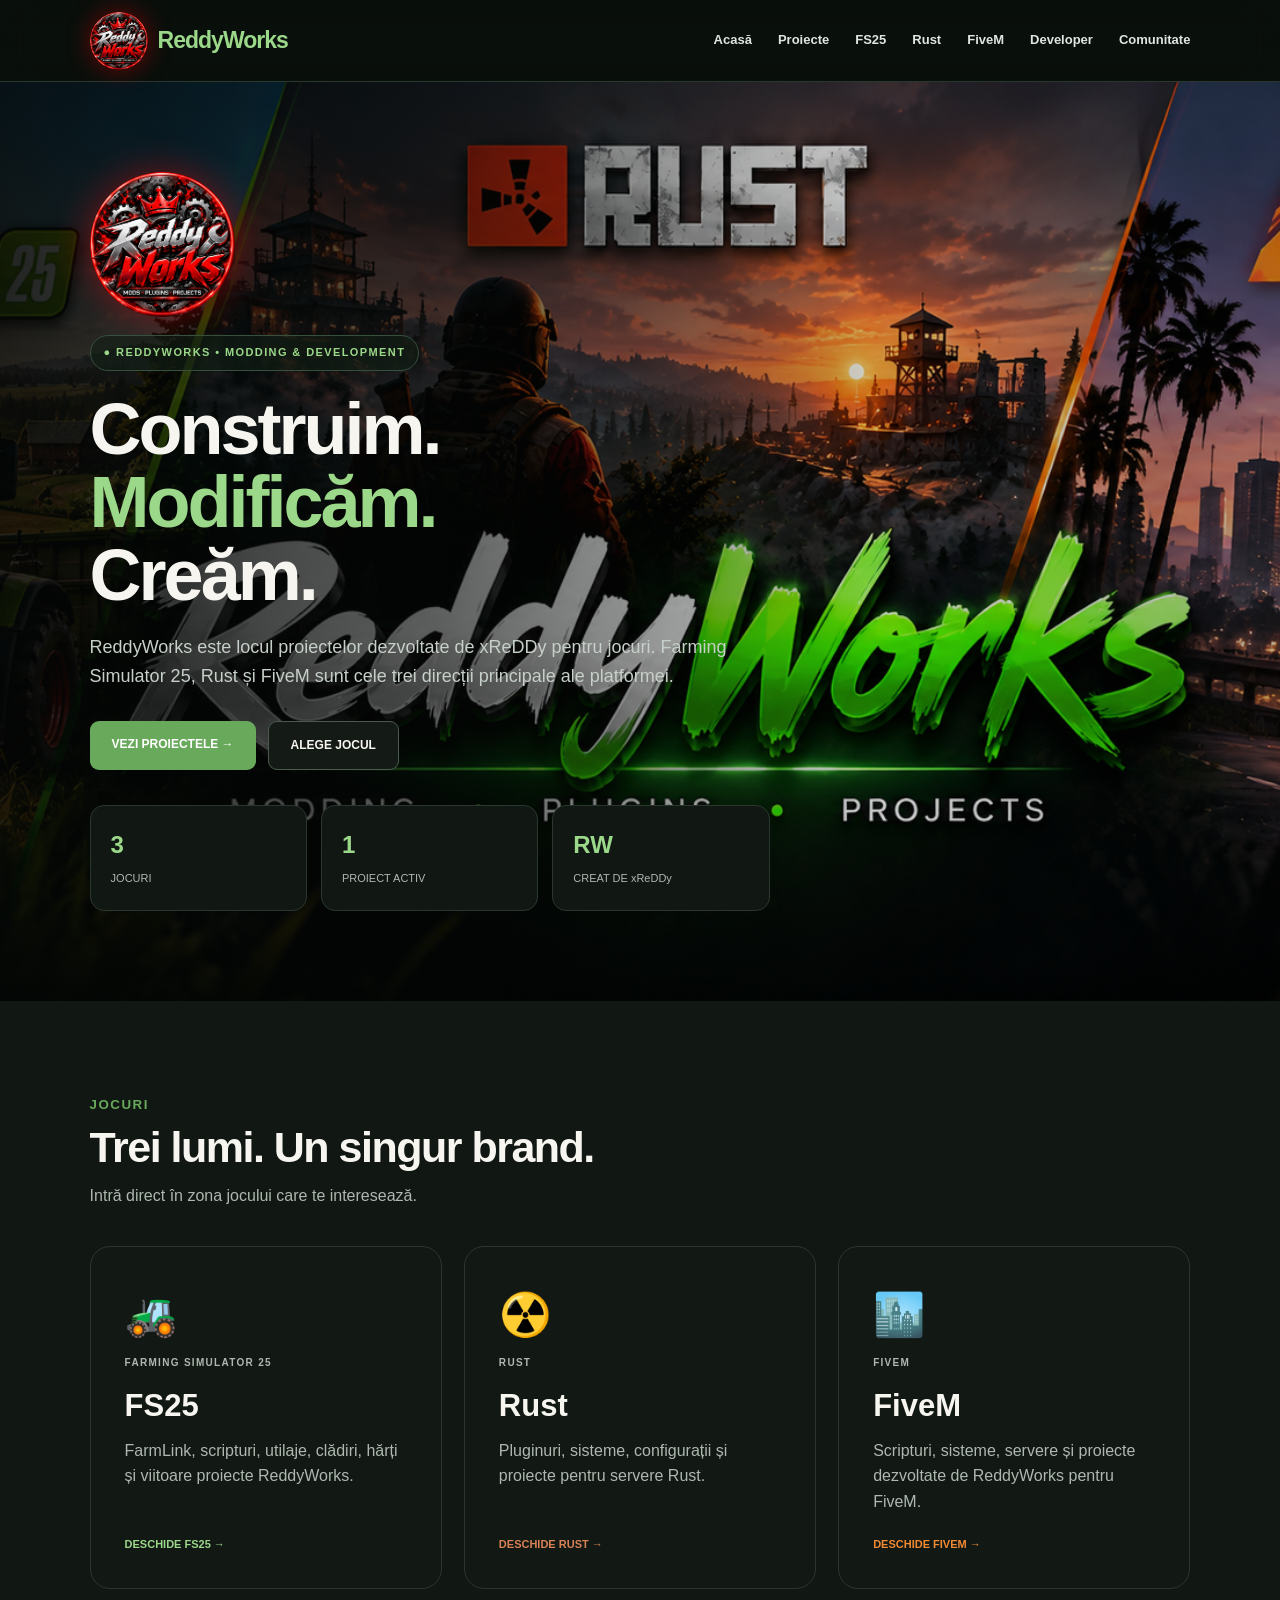
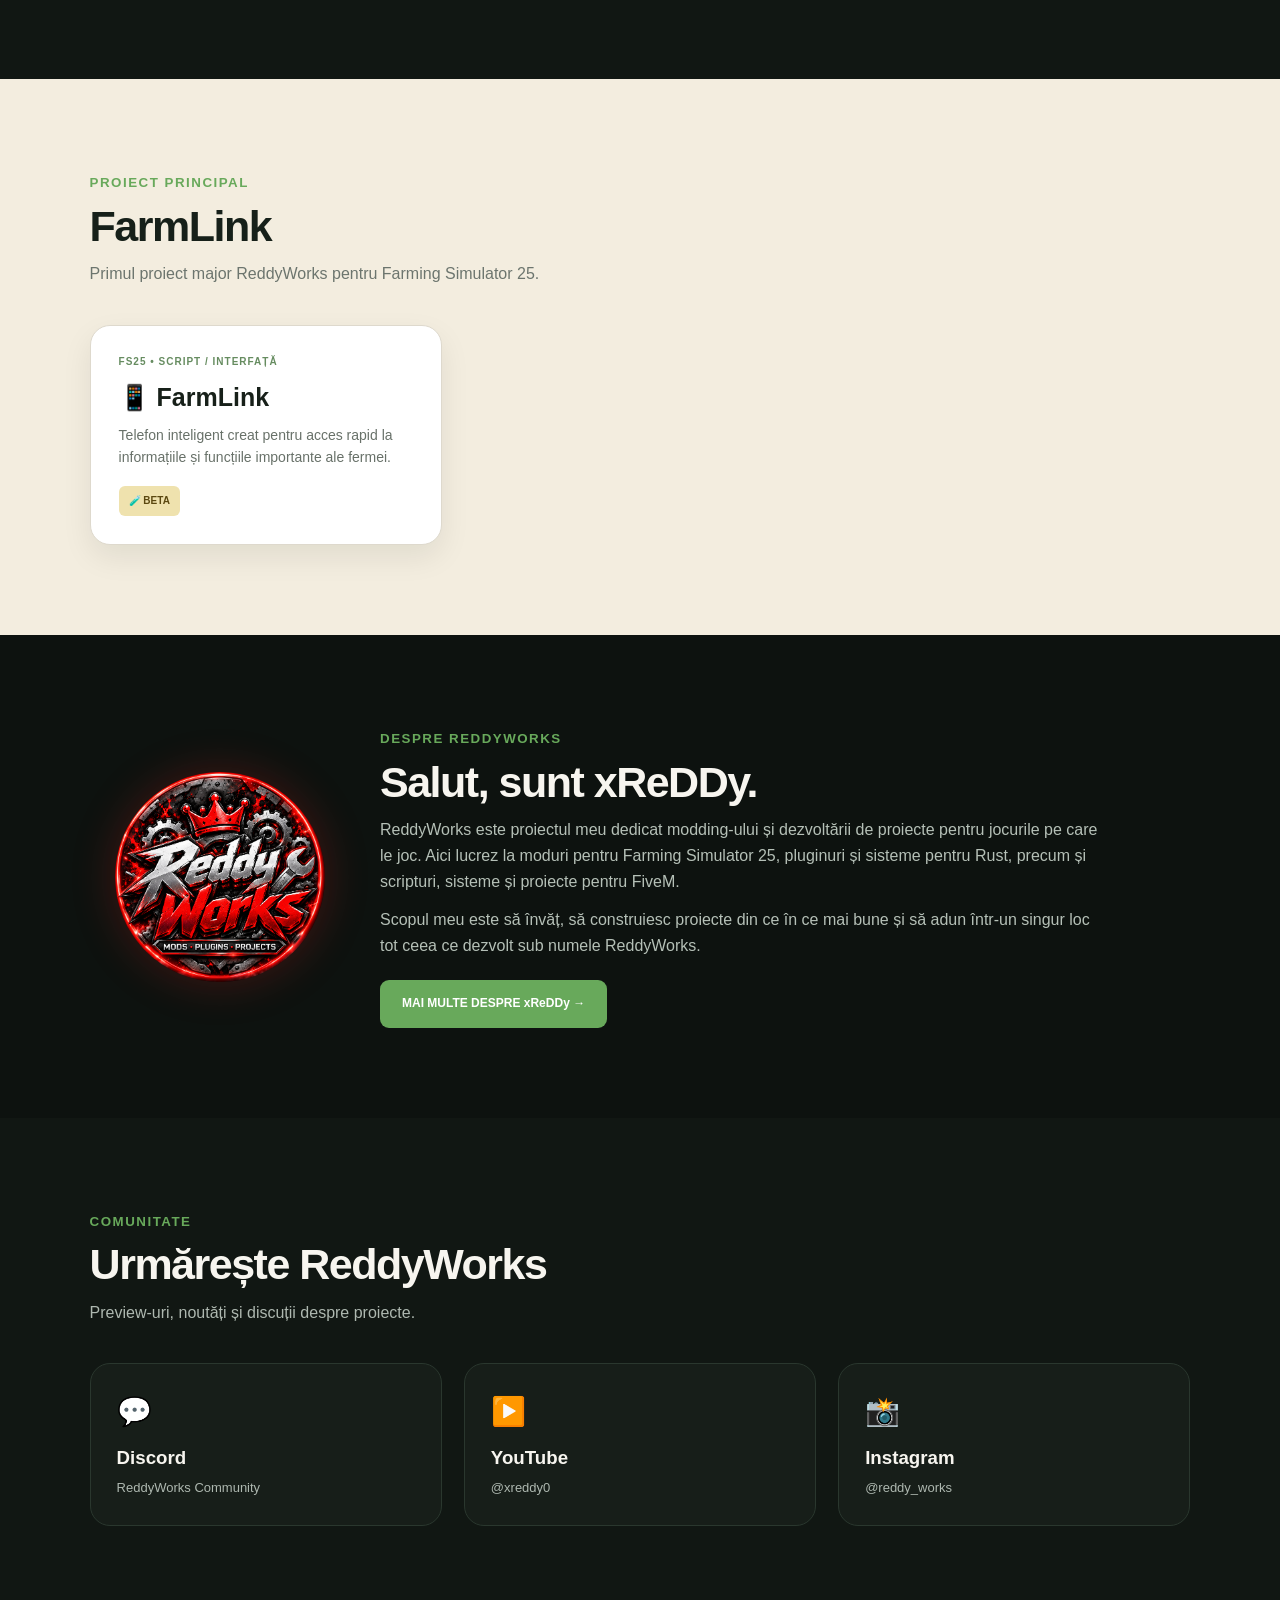
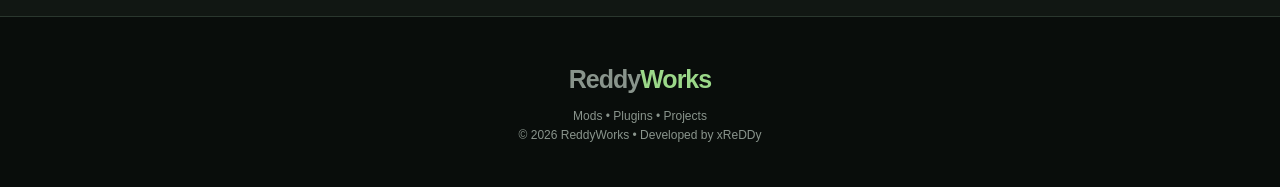
<file: index.html>
<!doctype html><html lang="ro"><head><meta charset="utf-8"><meta name="viewport" content="width=device-width,initial-scale=1"><title>ReddyWorks | Mods, Plugins & Projects</title><link rel="stylesheet" href="style.css"></head><body>
<header class="header">
<a class="logo brand-logo-link" href="index.html"><img src="reddyworks-logo.png" alt="ReddyWorks"><span class="brand-word">Reddy<span>Works</span></span></a>
<nav class="menu">
<a href="index.html">Acasă</a><a href="projects.html">Proiecte</a><a href="fs25.html">FS25</a><a href="rust.html">Rust</a><a href="fivem.html">FiveM</a><a href="developer.html">Developer</a><a href="index.html#comunitate">Comunitate</a>
</nav></header>
<main>
<section class="hero"><div class="hero-content"><img class="hero-brand-logo" src="reddyworks-logo.png" alt="ReddyWorks logo"><div class="eyebrow">● REDDYWORKS • MODDING & DEVELOPMENT</div><h1>Construim.<br><span>Modificăm.</span><br>Creăm.</h1><p>ReddyWorks este locul proiectelor dezvoltate de xReDDy pentru jocuri. Farming Simulator 25, Rust și FiveM sunt cele trei direcții principale ale platformei.</p><div class="actions"><a class="btn btn-primary" href="projects.html">VEZI PROIECTELE →</a><a class="btn btn-secondary" href="#jocuri">ALEGE JOCUL</a></div><div class="stats"><div class="stat"><strong>3</strong><span>JOCURI</span></div><div class="stat"><strong>1</strong><span>PROIECT ACTIV</span></div><div class="stat"><strong>RW</strong><span>CREAT DE xReDDy</span></div></div></div></section>
<section class="section soft" id="jocuri"><div class="section-head"><small>JOCURI</small><h2>Trei lumi. Un singur brand.</h2><p>Intră direct în zona jocului care te interesează.</p></div><div class="game-grid">
<a class="game-card fs" href="fs25.html"><div><div class="game-icon">🚜</div><small>FARMING SIMULATOR 25</small><h3>FS25</h3><p>FarmLink, scripturi, utilaje, clădiri, hărți și viitoare proiecte ReddyWorks.</p></div><div class="go">DESCHIDE FS25 →</div></a>
<a class="game-card rust" href="rust.html"><div><div class="game-icon">☢️</div><small>RUST</small><h3>Rust</h3><p>Pluginuri, sisteme, configurații și proiecte pentru servere Rust.</p></div><div class="go">DESCHIDE RUST →</div></a>
<a class="game-card fivem" href="fivem.html"><div><div class="game-icon">🏙️</div><small>FIVEM</small><h3>FiveM</h3><p>Scripturi, sisteme, servere și proiecte dezvoltate de ReddyWorks pentru FiveM.</p></div><div class="go">DESCHIDE FIVEM →</div></a>
</div></section>
<section class="section light"><div class="section-head"><small>PROIECT PRINCIPAL</small><h2>FarmLink</h2><p>Primul proiect major ReddyWorks pentru Farming Simulator 25.</p></div><div class="project-grid"><a class="project-card" href="farmlink.html"><div class="tag">FS25 • SCRIPT / INTERFAȚĂ</div><h3>📱 FarmLink</h3><p>Telefon inteligent creat pentru acces rapid la informațiile și funcțiile importante ale fermei.</p><span class="status">🧪 BETA</span></a></div></section>

<section class="section about-section" id="despre">
  <div class="about-wrap">
    <img class="about-logo" src="reddyworks-logo.png" alt="ReddyWorks">
    <div>
      <div class="section-head about-head">
        <small>DESPRE REDDYWORKS</small>
        <h2>Salut, sunt xReDDy.</h2>
        <p>ReddyWorks este proiectul meu dedicat modding-ului și dezvoltării de proiecte pentru jocurile pe care le joc. Aici lucrez la moduri pentru Farming Simulator 25, pluginuri și sisteme pentru Rust, precum și scripturi, sisteme și proiecte pentru FiveM.</p>
        <p class="about-extra">Scopul meu este să învăț, să construiesc proiecte din ce în ce mai bune și să adun într-un singur loc tot ceea ce dezvolt sub numele ReddyWorks.</p>
      </div>
      <a class="btn btn-primary" href="developer.html">MAI MULTE DESPRE xReDDy →</a>
    </div>
  </div>
</section>
<section class="section soft" id="comunitate"><div class="section-head"><small>COMUNITATE</small><h2>Urmărește ReddyWorks</h2><p>Preview-uri, noutăți și discuții despre proiecte.</p></div><div class="community-grid">
<a class="community-card" href="https://discord.gg/2gvbgjCmsJ" target="_blank"><div class="ico">💬</div><h3>Discord</h3><p>ReddyWorks Community</p></a>
<a class="community-card" href="https://youtube.com/@xreddy0" target="_blank"><div class="ico">▶️</div><h3>YouTube</h3><p>@xreddy0</p></a>
<a class="community-card" href="https://www.instagram.com/reddy_works/" target="_blank"><div class="ico">📸</div><h3>Instagram</h3><p>@reddy_works</p></a>
</div></section>
</main><footer><a class="logo" href="index.html">Reddy<span>Works</span></a>
<p>Mods • Plugins • Projects</p><p>© 2026 ReddyWorks • Developed by xReDDy</p></footer></body></html>
</file>
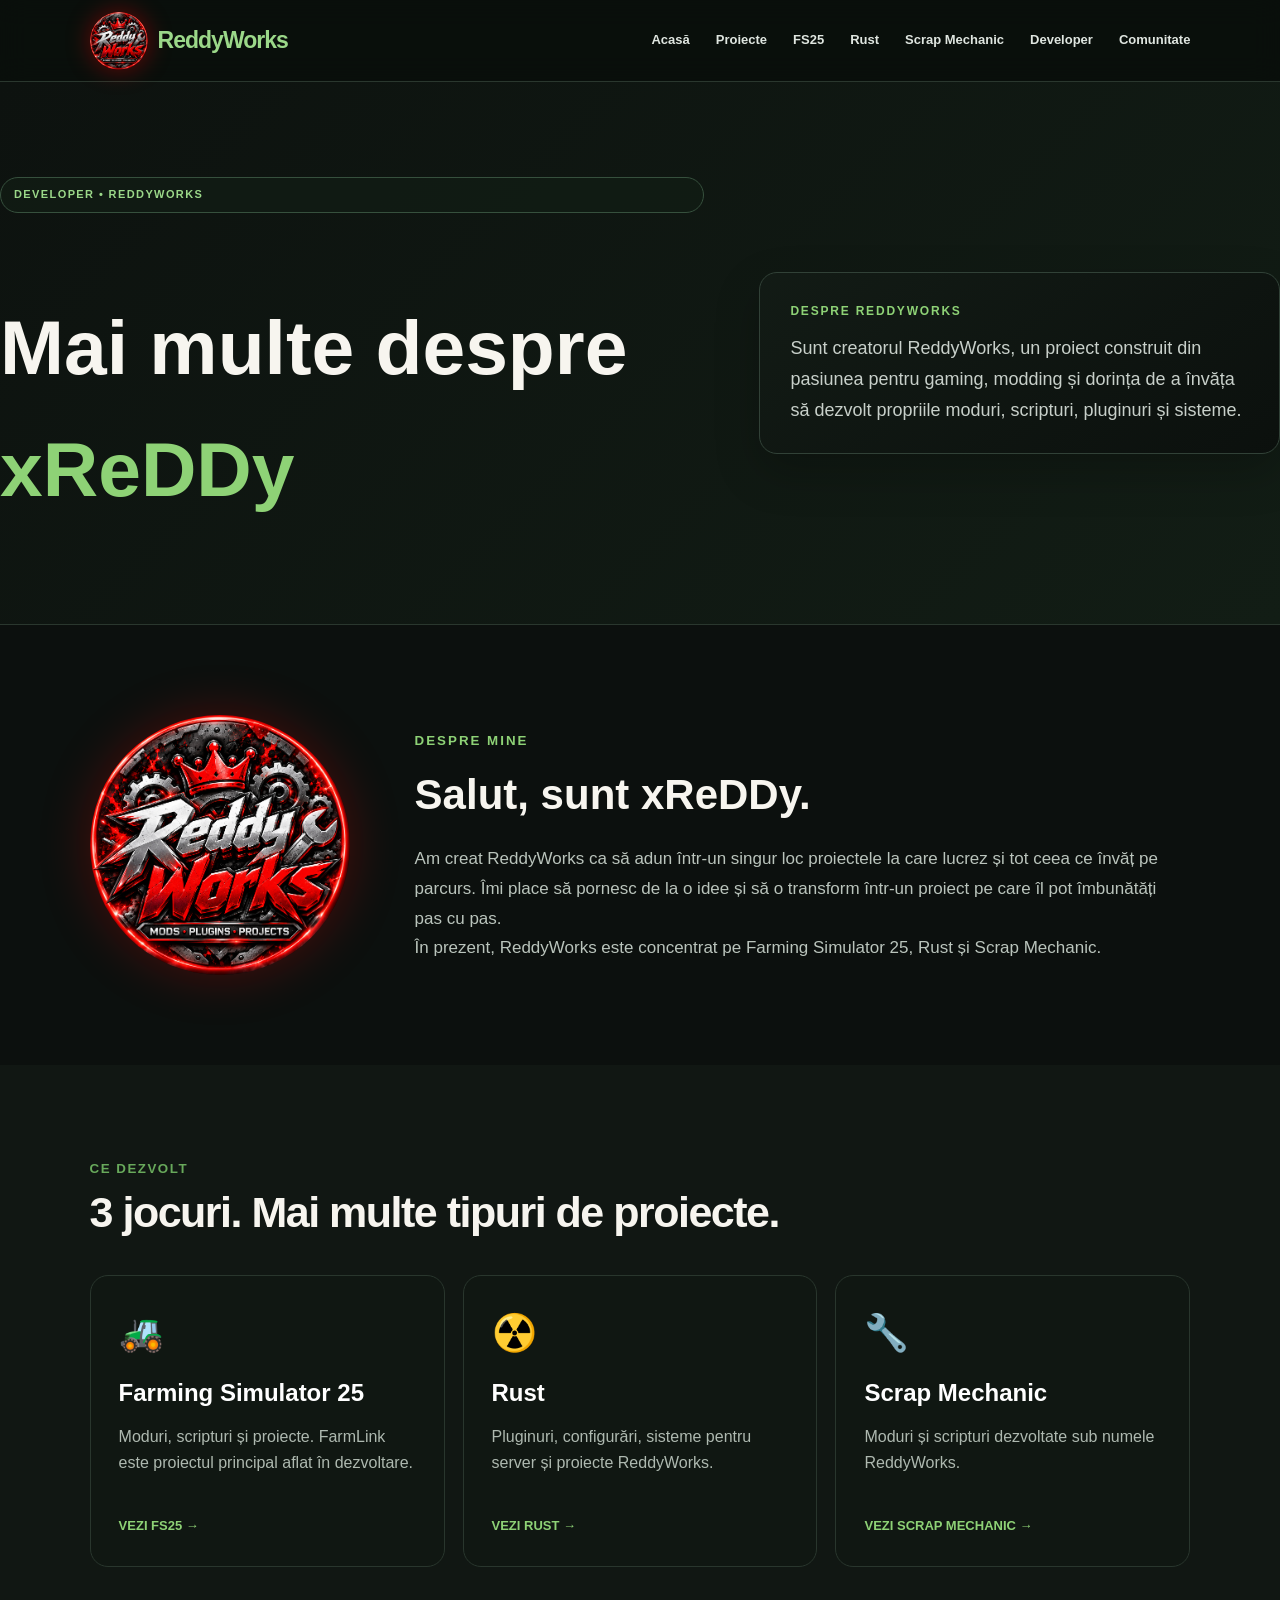
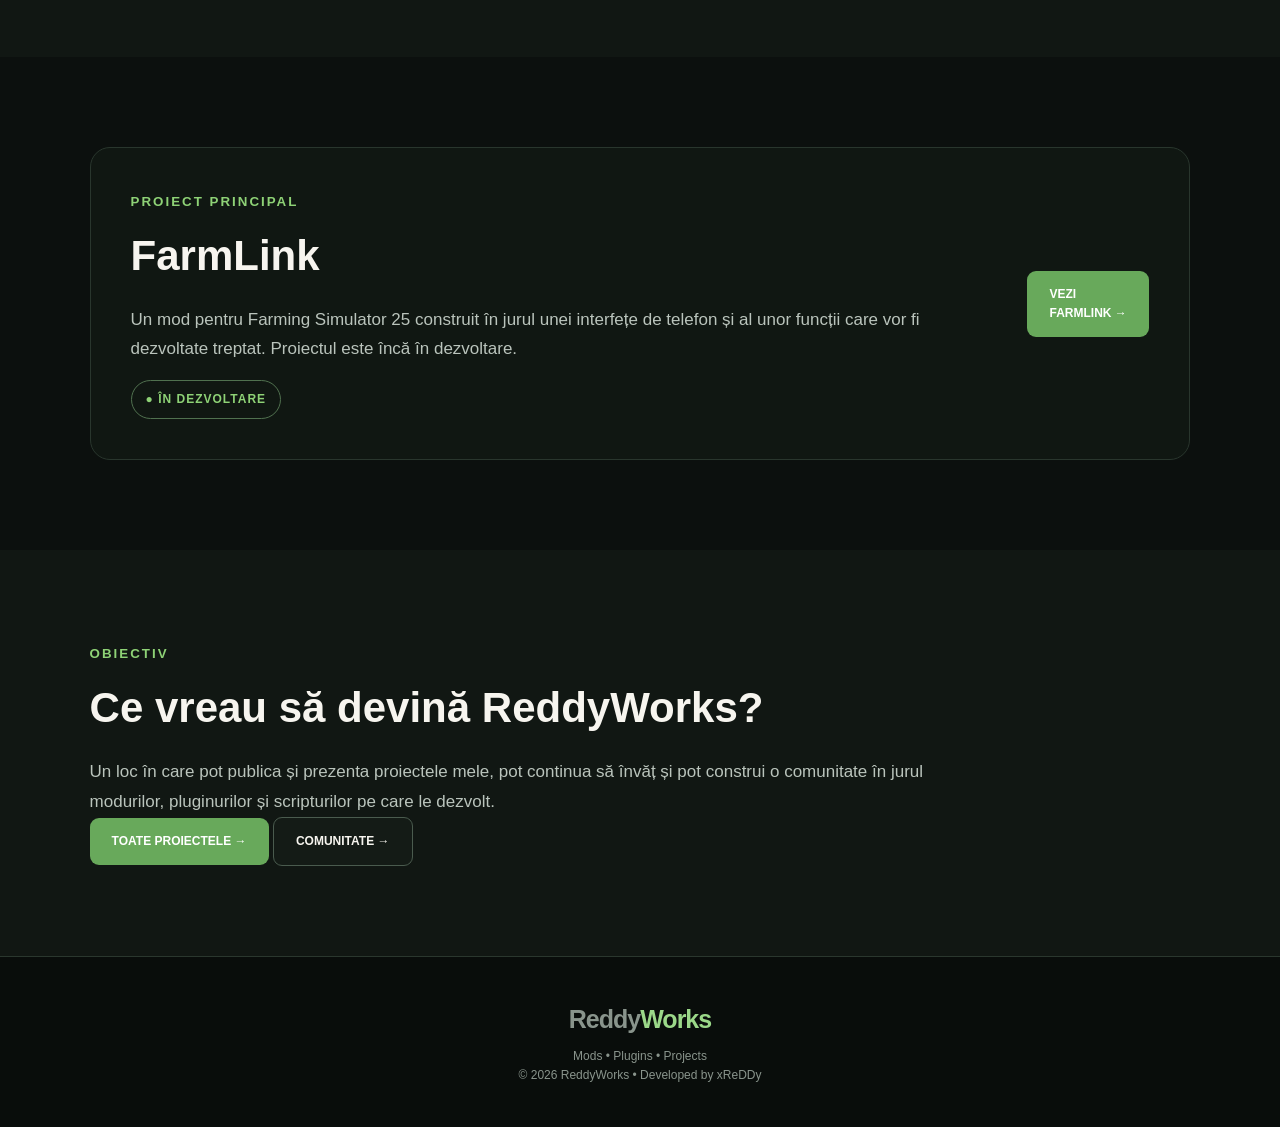
<file: developer.html>
<!doctype html><html lang="ro"><head><meta charset="utf-8"><meta name="viewport" content="width=device-width,initial-scale=1"><title>Developer | ReddyWorks</title><link rel="stylesheet" href="style.css"></head><body><header class="header">
<a class="logo brand-logo-link" href="index.html"><img src="reddyworks-logo.png" alt="ReddyWorks"><span class="brand-word">Reddy<span>Works</span></span></a>
<nav class="menu">
<a href="index.html">Acasă</a><a href="projects.html">Proiecte</a><a href="fs25.html">FS25</a><a href="rust.html">Rust</a><a href="scrapmechanic.html">Scrap Mechanic</a><a href="developer.html">Developer</a><a href="index.html#comunitate">Comunitate</a>
</nav></header>
<main>
  <section class="page-hero developer-hero">
    <div class="container">
      <div class="eyebrow">DEVELOPER • REDDYWORKS</div>
      <h1>Mai multe despre <span>xReDDy</span></h1>
      <p>Sunt creatorul ReddyWorks, un proiect construit din pasiunea pentru gaming, modding și dorința de a învăța să dezvolt propriile moduri, scripturi, pluginuri și sisteme.</p>
    </div>
  </section>

  <section class="section">
    <div class="container dev-profile">
      <img class="dev-big-logo" src="reddyworks-logo.png" alt="Logo ReddyWorks">
      <div>
        <small class="section-label">DESPRE MINE</small>
        <h2>Salut, sunt xReDDy.</h2>
        <p>Am creat ReddyWorks ca să adun într-un singur loc proiectele la care lucrez și tot ceea ce învăț pe parcurs. Îmi place să pornesc de la o idee și să o transform într-un proiect pe care îl pot îmbunătăți pas cu pas.</p>
        <p>În prezent, ReddyWorks este concentrat pe Farming Simulator 25, Rust și Scrap Mechanic.</p>
      </div>
    </div>
  </section>

  <section class="section soft">
    <div class="container">
      <div class="section-head">
        <small>CE DEZVOLT</small>
        <h2>3 jocuri. Mai multe tipuri de proiecte.</h2>
      </div>
      <div class="dev-game-grid">
        <a class="dev-game-card" href="fs25.html">
          <span class="dev-icon">🚜</span>
          <h3>Farming Simulator 25</h3>
          <p>Moduri, scripturi și proiecte. FarmLink este proiectul principal aflat în dezvoltare.</p>
          <strong>VEZI FS25 →</strong>
        </a>
        <a class="dev-game-card rust-card" href="rust.html">
          <span class="dev-icon">☢️</span>
          <h3>Rust</h3>
          <p>Pluginuri, configurări, sisteme pentru server și proiecte ReddyWorks.</p>
          <strong>VEZI RUST →</strong>
        </a>
        <a class="dev-game-card scrap-card" href="scrapmechanic.html">
          <span class="dev-icon">🔧</span>
          <h3>Scrap Mechanic</h3>
          <p>Moduri și scripturi dezvoltate sub numele ReddyWorks.</p>
          <strong>VEZI SCRAP MECHANIC →</strong>
        </a>
      </div>
    </div>
  </section>

  <section class="section">
    <div class="container project-highlight">
      <div>
        <small class="section-label">PROIECT PRINCIPAL</small>
        <h2>FarmLink</h2>
        <p>Un mod pentru Farming Simulator 25 construit în jurul unei interfețe de telefon și al unor funcții care vor fi dezvoltate treptat. Proiectul este încă în dezvoltare.</p>
        <div class="status-pill">● ÎN DEZVOLTARE</div>
      </div>
      <a class="btn btn-primary" href="farmlink.html">VEZI FARMLINK →</a>
    </div>
  </section>

  <section class="section soft">
    <div class="container rw-goal">
      <small class="section-label">OBIECTIV</small>
      <h2>Ce vreau să devină ReddyWorks?</h2>
      <p>Un loc în care pot publica și prezenta proiectele mele, pot continua să învăț și pot construi o comunitate în jurul modurilor, pluginurilor și scripturilor pe care le dezvolt.</p>
      <div class="hero-actions">
        <a class="btn btn-primary" href="projects.html">TOATE PROIECTELE →</a>
        <a class="btn btn-secondary" href="index.html#comunitate">COMUNITATE →</a>
      </div>
    </div>
  </section>
</main><footer><a class="logo" href="index.html">Reddy<span>Works</span></a>
<p>Mods • Plugins • Projects</p><p>© 2026 ReddyWorks • Developed by xReDDy</p></footer></body></html>
</file>
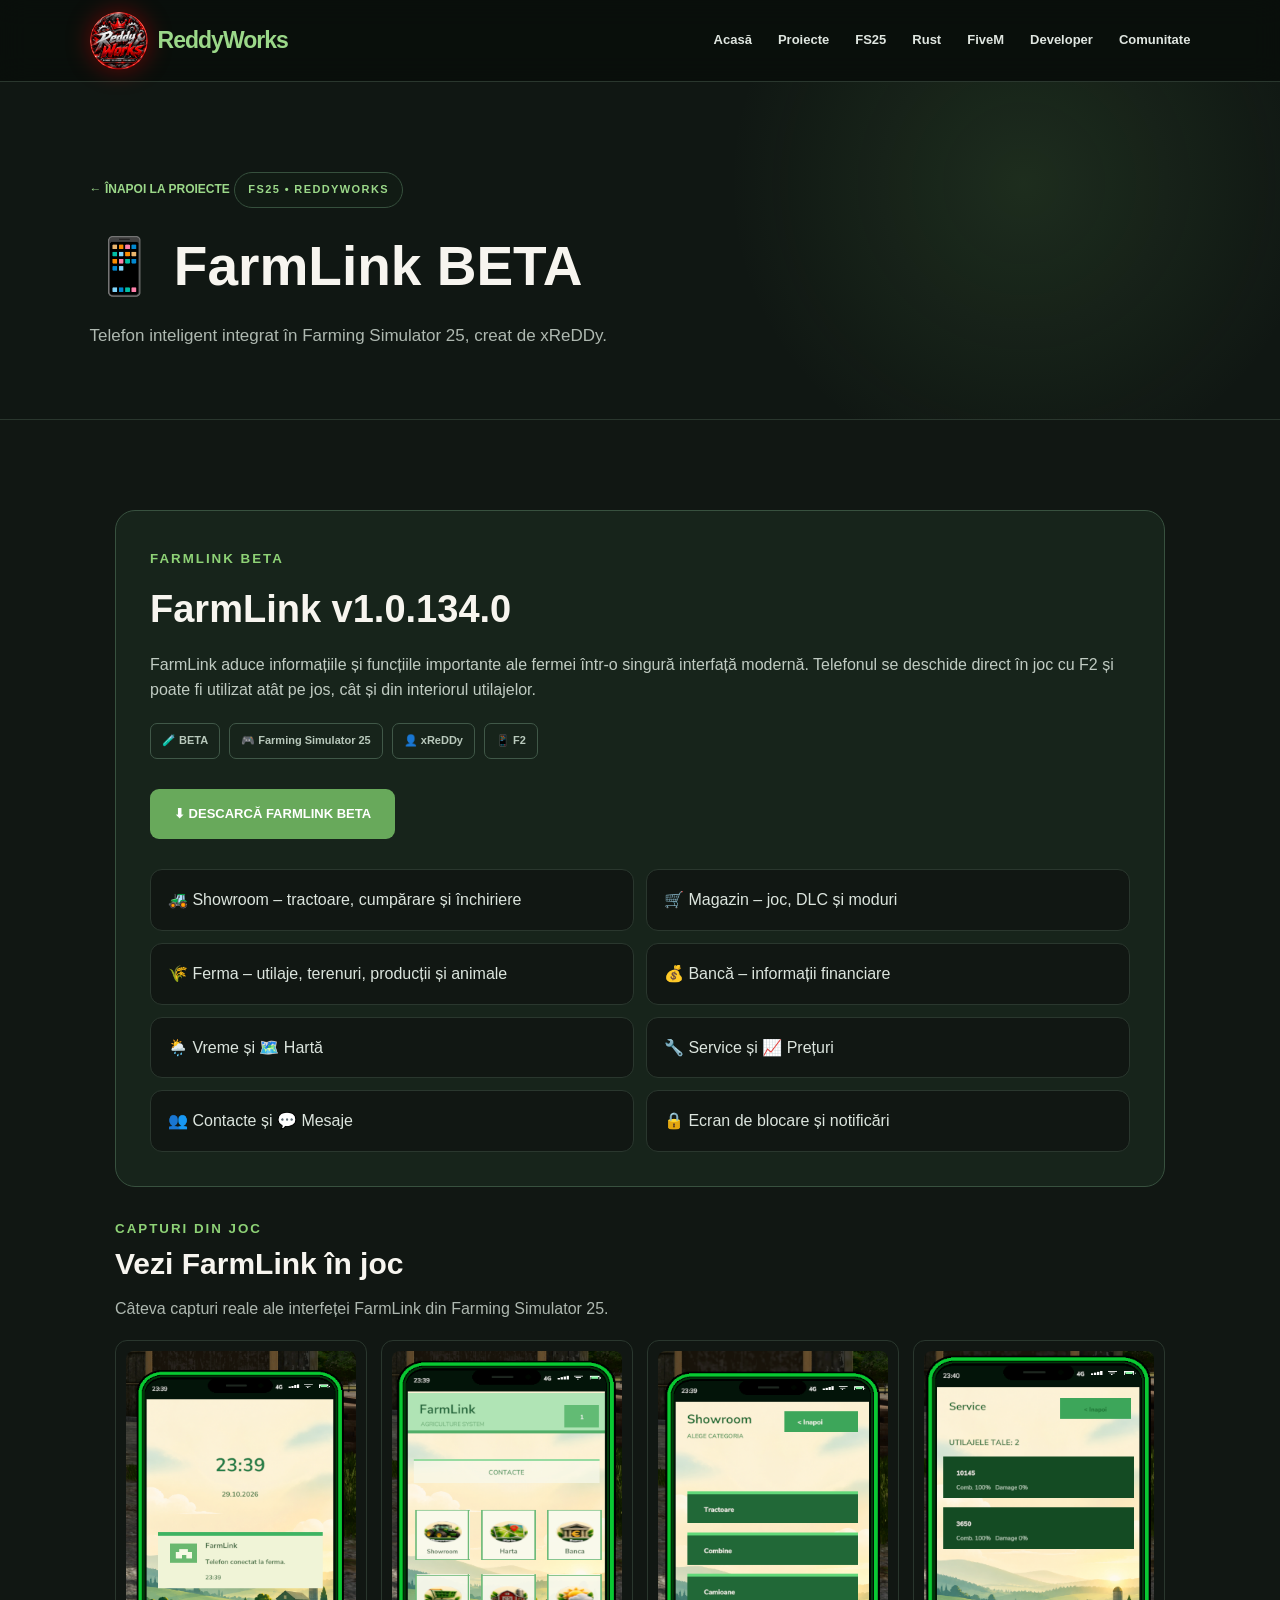
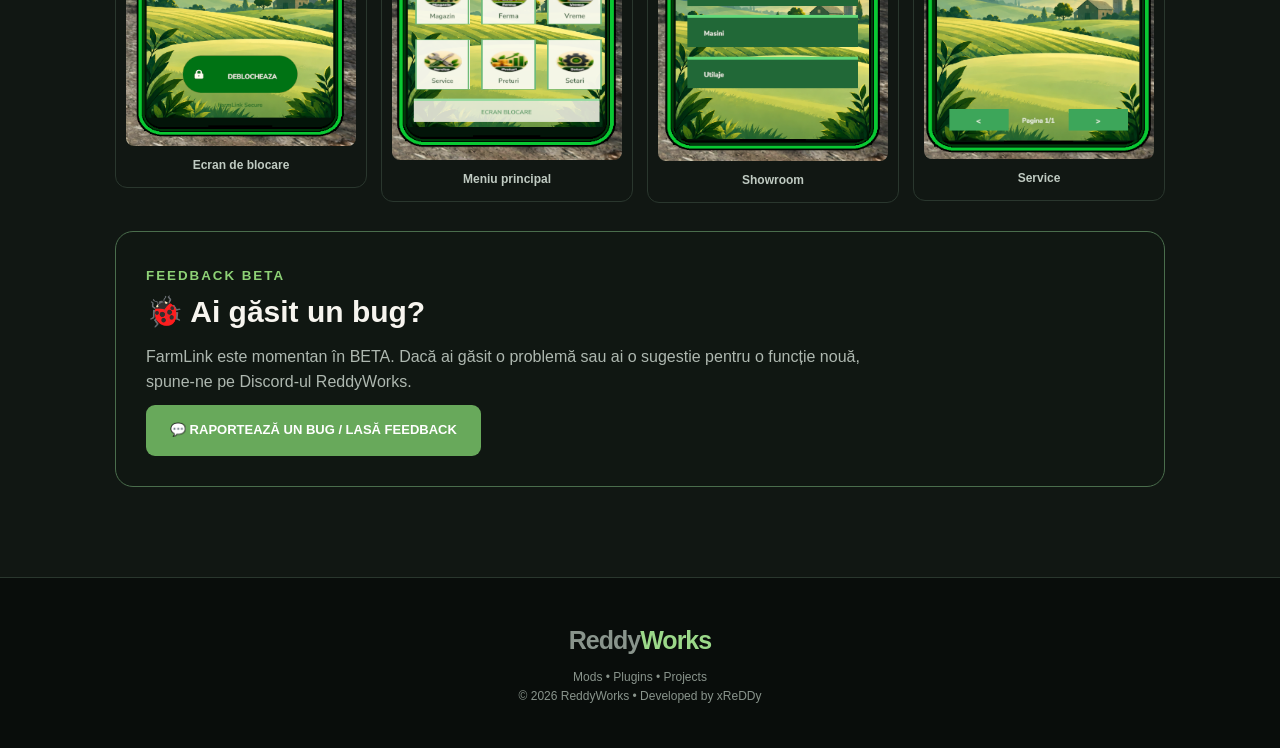
<file: farmlink.html>
<!doctype html>
<html lang="ro">
<head>
<meta charset="utf-8">
<meta name="viewport" content="width=device-width,initial-scale=1">
<title>FarmLink BETA | ReddyWorks</title>
<link rel="stylesheet" href="style.css">
<style>
.fl-wrap{max-width:1050px;margin:auto}
.fl-release{padding:34px;border:1px solid #38513f;border-radius:20px;background:#17241b;margin-bottom:25px}
.fl-release h2{font-size:38px;margin:8px 0 12px}
.fl-release p{color:#c0cbc2}
.fl-badges{display:flex;gap:9px;flex-wrap:wrap;margin:20px 0}
.fl-badges span{padding:8px 11px;border:1px solid #405848;border-radius:7px;font-size:11px;font-weight:900;color:#b9c9bc}
.fl-download{display:inline-block;margin-top:10px;padding:15px 24px;border-radius:9px;background:#68a95b;color:white;text-decoration:none;font-weight:900;font-size:13px}
.fl-features{margin-top:30px;display:grid;grid-template-columns:repeat(2,minmax(0,1fr));gap:12px}
.fl-feature{padding:17px;border:1px solid #2a372e;border-radius:12px;background:#111713;color:#dce5de}
.fl-feedback{margin-top:28px;padding:30px;border:1px solid #4a6d4c;border-radius:18px;background:#101712}
.fl-feedback h2{font-size:30px;margin-bottom:8px}
.fl-feedback p{color:#aeb8b0;max-width:720px}
@media(max-width:650px){.fl-release{padding:24px 19px}.fl-features{grid-template-columns:1fr}.fl-release h2{font-size:31px}}

.fl-gallery{margin-top:28px}
.fl-gallery h2{font-size:30px;margin:0 0 8px}
.fl-gallery>p{color:#aeb8b0;margin:0 0 18px}
.fl-shots{display:grid;grid-template-columns:repeat(4,minmax(0,1fr));gap:14px;align-items:start}
.fl-shot{margin:0;padding:10px;border:1px solid #2a372e;border-radius:12px;background:#111713}
.fl-shot img{display:block;width:100%;height:auto;border-radius:8px}
.fl-shot figcaption{text-align:center;color:#c0cbc2;font-size:12px;font-weight:700;padding:10px 4px 2px}
@media(max-width:900px){.fl-shots{grid-template-columns:repeat(2,minmax(0,1fr))}}
@media(max-width:520px){.fl-shots{grid-template-columns:1fr}.fl-shot{max-width:330px;margin:0 auto;width:100%}}

</style>
</head>
<body>
<header class="header">
<a class="logo brand-logo-link" href="index.html"><img src="reddyworks-logo.png" alt="ReddyWorks"><span class="brand-word">Reddy<span>Works</span></span></a>
<nav class="menu">
<a href="index.html">Acasă</a><a href="projects.html">Proiecte</a><a href="fs25.html">FS25</a><a href="rust.html">Rust</a><a href="fivem.html">FiveM</a><a href="developer.html">Developer</a><a href="index.html#comunitate">Comunitate</a>
</nav>
</header>
<main>
<section class="page-hero">
<a class="back" href="projects.html">← ÎNAPOI LA PROIECTE</a>
<div class="eyebrow">FS25 • REDDYWORKS</div>
<h1>📱 FarmLink BETA</h1>
<p>Telefon inteligent integrat în Farming Simulator 25, creat de xReDDy.</p>
</section>

<section class="section soft">
<div class="fl-wrap">
<div class="fl-release">
<small class="section-label">FARMLINK BETA</small>
<h2>FarmLink v1.0.134.0</h2>
<p>FarmLink aduce informațiile și funcțiile importante ale fermei într-o singură interfață modernă. Telefonul se deschide direct în joc cu F2 și poate fi utilizat atât pe jos, cât și din interiorul utilajelor.</p>

<div class="fl-badges">
<span>🧪 BETA</span><span>🎮 Farming Simulator 25</span><span>👤 xReDDy</span><span>📱 F2</span>
</div>

<a class="fl-download" href="downloads/FS25_FarmLink.zip" download>⬇ DESCARCĂ FARMLINK BETA</a>

<div class="fl-features">
<div class="fl-feature">🚜 Showroom – tractoare, cumpărare și închiriere</div>
<div class="fl-feature">🛒 Magazin – joc, DLC și moduri</div>
<div class="fl-feature">🌾 Ferma – utilaje, terenuri, producții și animale</div>
<div class="fl-feature">💰 Bancă – informații financiare</div>
<div class="fl-feature">🌦️ Vreme și 🗺️ Hartă</div>
<div class="fl-feature">🔧 Service și 📈 Prețuri</div>
<div class="fl-feature">👥 Contacte și 💬 Mesaje</div>
<div class="fl-feature">🔒 Ecran de blocare și notificări</div>
</div>
</div>


<div class="fl-gallery">
<small class="section-label">CAPTURI DIN JOC</small>
<h2>Vezi FarmLink în joc</h2>
<p>Câteva capturi reale ale interfeței FarmLink din Farming Simulator 25.</p>
<div class="fl-shots">
<figure class="fl-shot"><img src="images/farmlink/farmlink-lockscreen.png" alt="FarmLink - Ecran de blocare" loading="lazy"><figcaption>Ecran de blocare</figcaption></figure>
<figure class="fl-shot"><img src="images/farmlink/farmlink-home.png" alt="FarmLink - Meniu principal" loading="lazy"><figcaption>Meniu principal</figcaption></figure>
<figure class="fl-shot"><img src="images/farmlink/farmlink-showroom.png" alt="FarmLink - Showroom" loading="lazy"><figcaption>Showroom</figcaption></figure>
<figure class="fl-shot"><img src="images/farmlink/farmlink-service.png" alt="FarmLink - Service" loading="lazy"><figcaption>Service</figcaption></figure>
</div>
</div>

<div class="fl-feedback">
<small class="section-label">FEEDBACK BETA</small>
<h2>🐞 Ai găsit un bug?</h2>
<p>FarmLink este momentan în BETA. Dacă ai găsit o problemă sau ai o sugestie pentru o funcție nouă, spune-ne pe Discord-ul ReddyWorks.</p>
<a class="fl-download" href="https://discord.gg/SyFN8h3zWf" target="_blank" rel="noopener">💬 RAPORTEAZĂ UN BUG / LASĂ FEEDBACK</a>
</div>
</div>
</section>
</main>
<footer><a class="logo" href="index.html">Reddy<span>Works</span></a>
<p>Mods • Plugins • Projects</p><p>© 2026 ReddyWorks • Developed by xReDDy</p></footer>
</body>
</html>
</file>
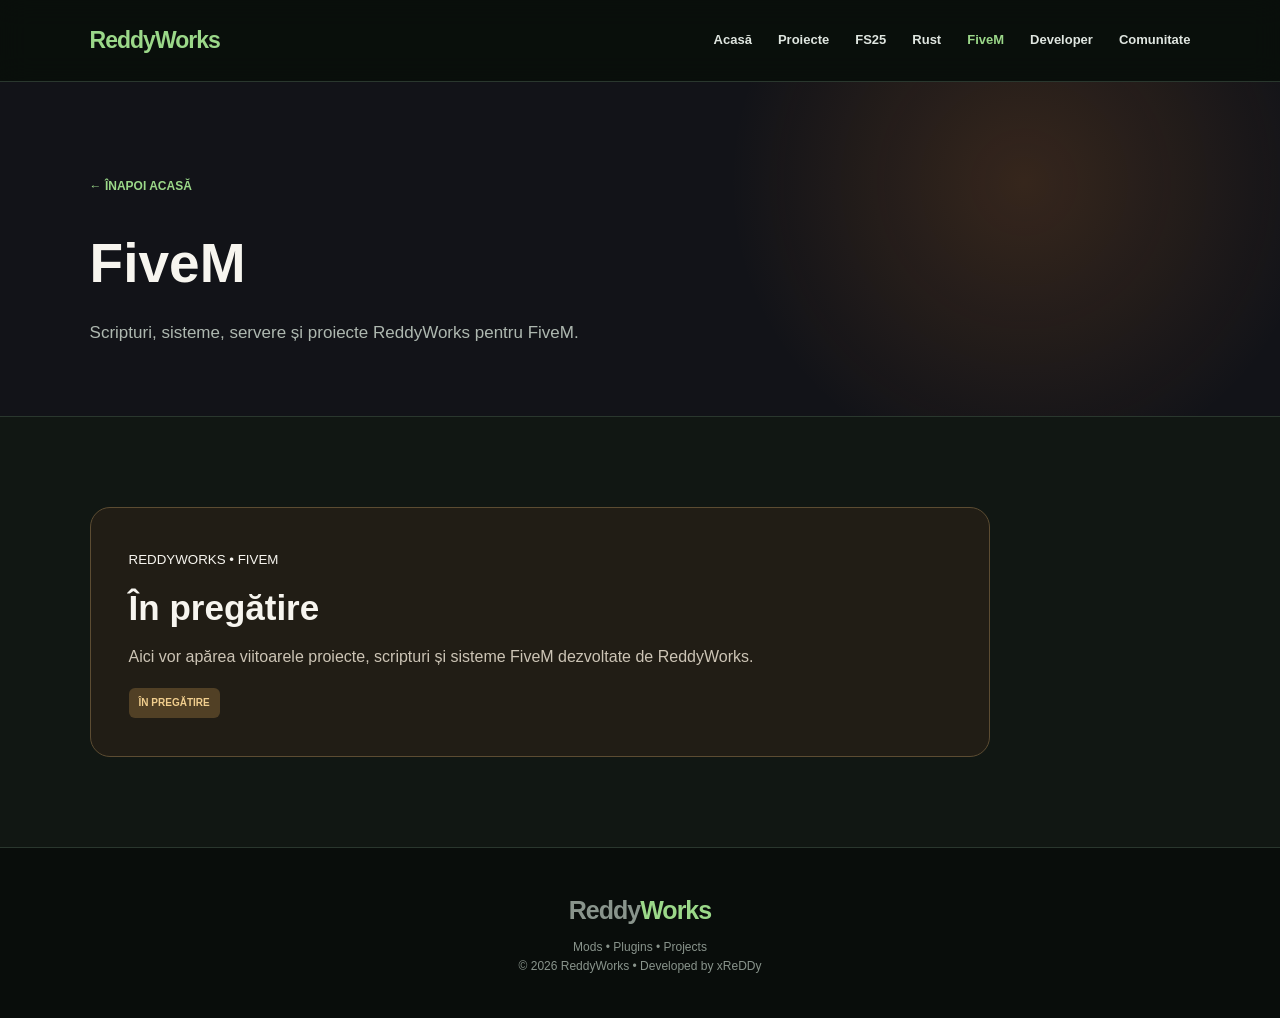
<file: fivem.html>
<!doctype html>
<html lang="ro">
<head>
<meta charset="utf-8">
<meta name="viewport" content="width=device-width,initial-scale=1">
<title>FiveM | ReddyWorks</title>
<link rel="stylesheet" href="style.css">
</head>
<body>
<header class="header">
<a class="logo brand-logo-link" href="index.html"><span class="brand-word">Reddy<span>Works</span></span></a>
<nav class="menu">
<a href="index.html">Acasă</a><a href="projects.html">Proiecte</a><a href="fs25.html">FS25</a><a href="rust.html">Rust</a><a class="active" href="fivem.html">FiveM</a><a href="developer.html">Developer</a><a href="index.html#comunitate">Comunitate</a>
</nav>
</header>
<main>
<section class="page-hero fivem-hero">
<a class="back" href="index.html">← ÎNAPOI ACASĂ</a>
<h1>FiveM</h1>
<p>Scripturi, sisteme, servere și proiecte ReddyWorks pentru FiveM.</p>
</section>
<section class="section soft">
<div class="fivem-box">
<small>REDDYWORKS • FIVEM</small>
<h2>În pregătire</h2>
<p>Aici vor apărea viitoarele proiecte, scripturi și sisteme FiveM dezvoltate de ReddyWorks.</p>
<span class="status">ÎN PREGĂTIRE</span>
</div>
</section>
</main>
<footer><a class="logo" href="index.html">Reddy<span>Works</span></a><p>Mods • Plugins • Projects</p><p>© 2026 ReddyWorks • Developed by xReDDy</p></footer>
</body>
</html>
</file>
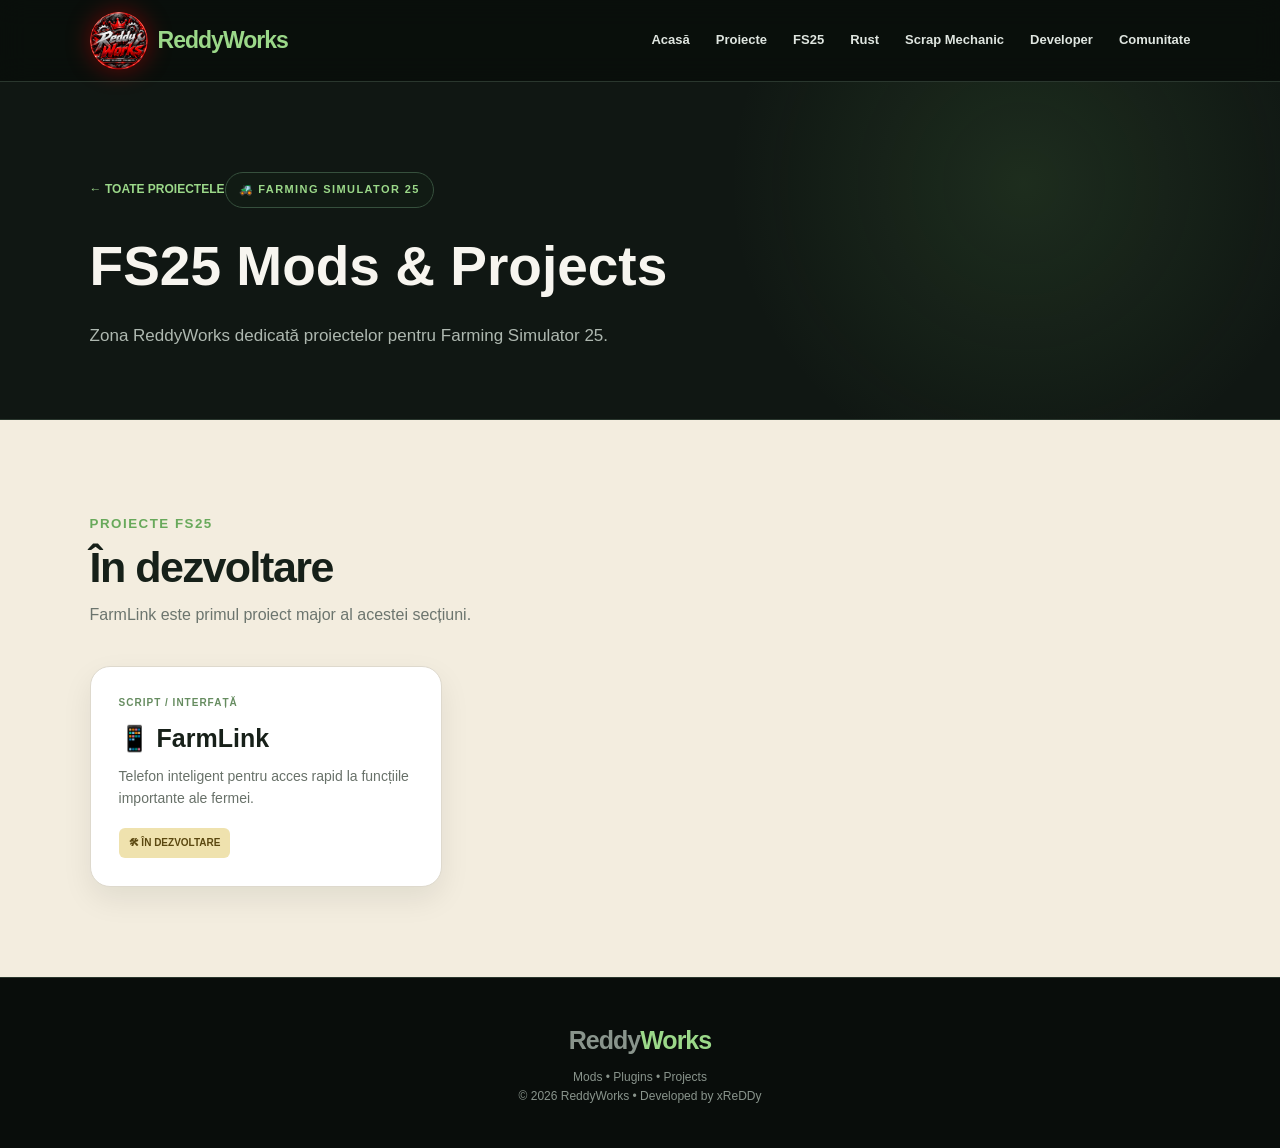
<file: fs25.html>
<!doctype html><html lang="ro"><head><meta charset="utf-8"><meta name="viewport" content="width=device-width,initial-scale=1"><title>FS25 | ReddyWorks</title><link rel="stylesheet" href="style.css"></head><body><header class="header">
<a class="logo brand-logo-link" href="index.html"><img src="reddyworks-logo.png" alt="ReddyWorks"><span class="brand-word">Reddy<span>Works</span></span></a>
<nav class="menu">
<a href="index.html">Acasă</a><a href="projects.html">Proiecte</a><a href="fs25.html">FS25</a><a href="rust.html">Rust</a><a href="scrapmechanic.html">Scrap Mechanic</a><a href="developer.html">Developer</a><a href="index.html#comunitate">Comunitate</a>
</nav></header><main>
<section class="page-hero"><a class="back" href="projects.html">← TOATE PROIECTELE</a><div class="eyebrow">🚜 FARMING SIMULATOR 25</div><h1>FS25 Mods & Projects</h1><p>Zona ReddyWorks dedicată proiectelor pentru Farming Simulator 25.</p></section>
<section class="section light"><div class="section-head"><small>PROIECTE FS25</small><h2>În dezvoltare</h2><p>FarmLink este primul proiect major al acestei secțiuni.</p></div><div class="project-grid"><a class="project-card" href="farmlink.html"><div class="tag">SCRIPT / INTERFAȚĂ</div><h3>📱 FarmLink</h3><p>Telefon inteligent pentru acces rapid la funcțiile importante ale fermei.</p><span class="status">🛠 ÎN DEZVOLTARE</span></a></div></section>
</main><footer><a class="logo" href="index.html">Reddy<span>Works</span></a>
<p>Mods • Plugins • Projects</p><p>© 2026 ReddyWorks • Developed by xReDDy</p></footer></body></html>
</file>
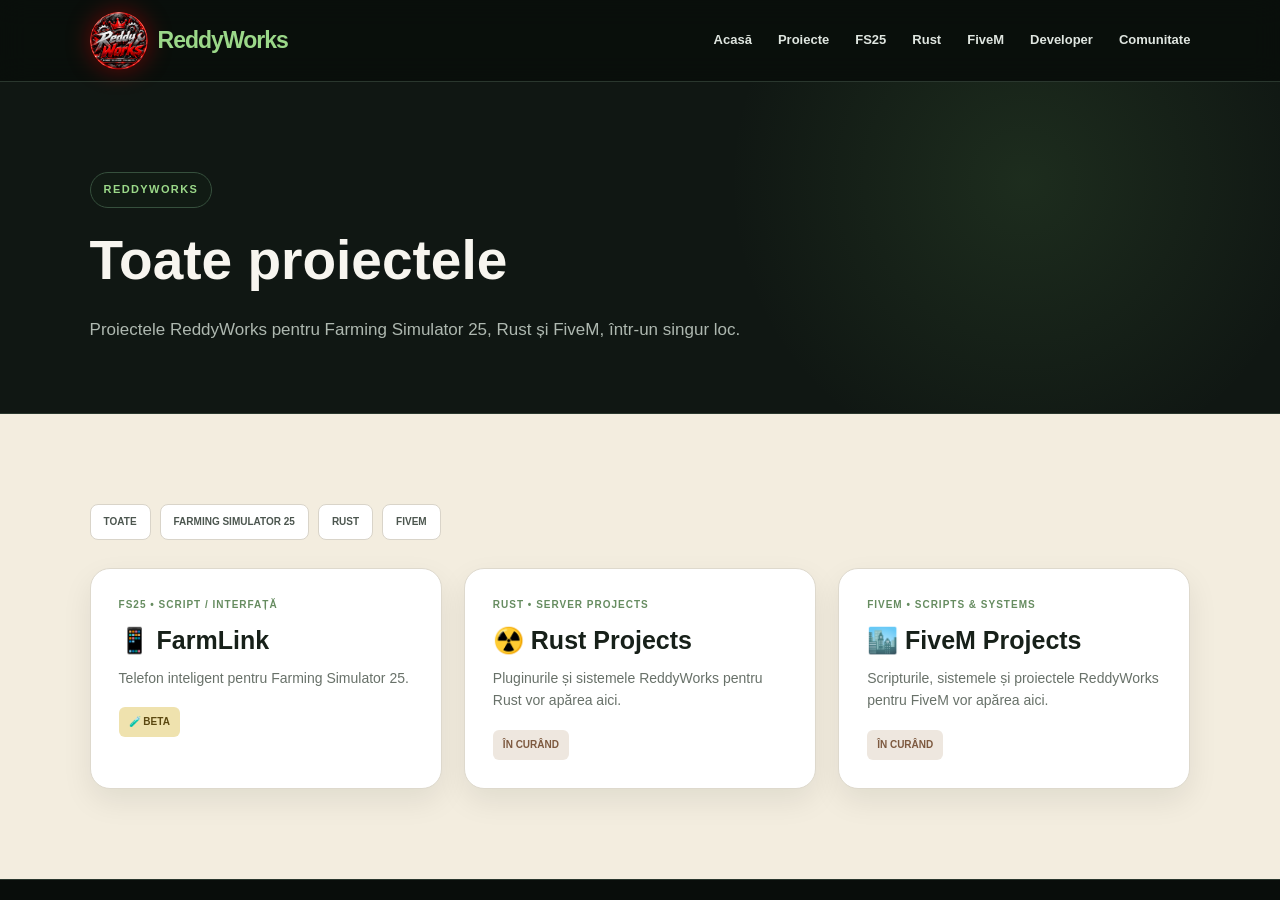
<file: mods.html>
<!doctype html><html lang="ro"><head><meta charset="utf-8"><meta http-equiv="refresh" content="0; url=projects.html"><meta name="viewport" content="width=device-width,initial-scale=1"><title>ReddyWorks</title></head><body><p><a href="projects.html">Deschide Proiecte</a></p></body></html>
</file>
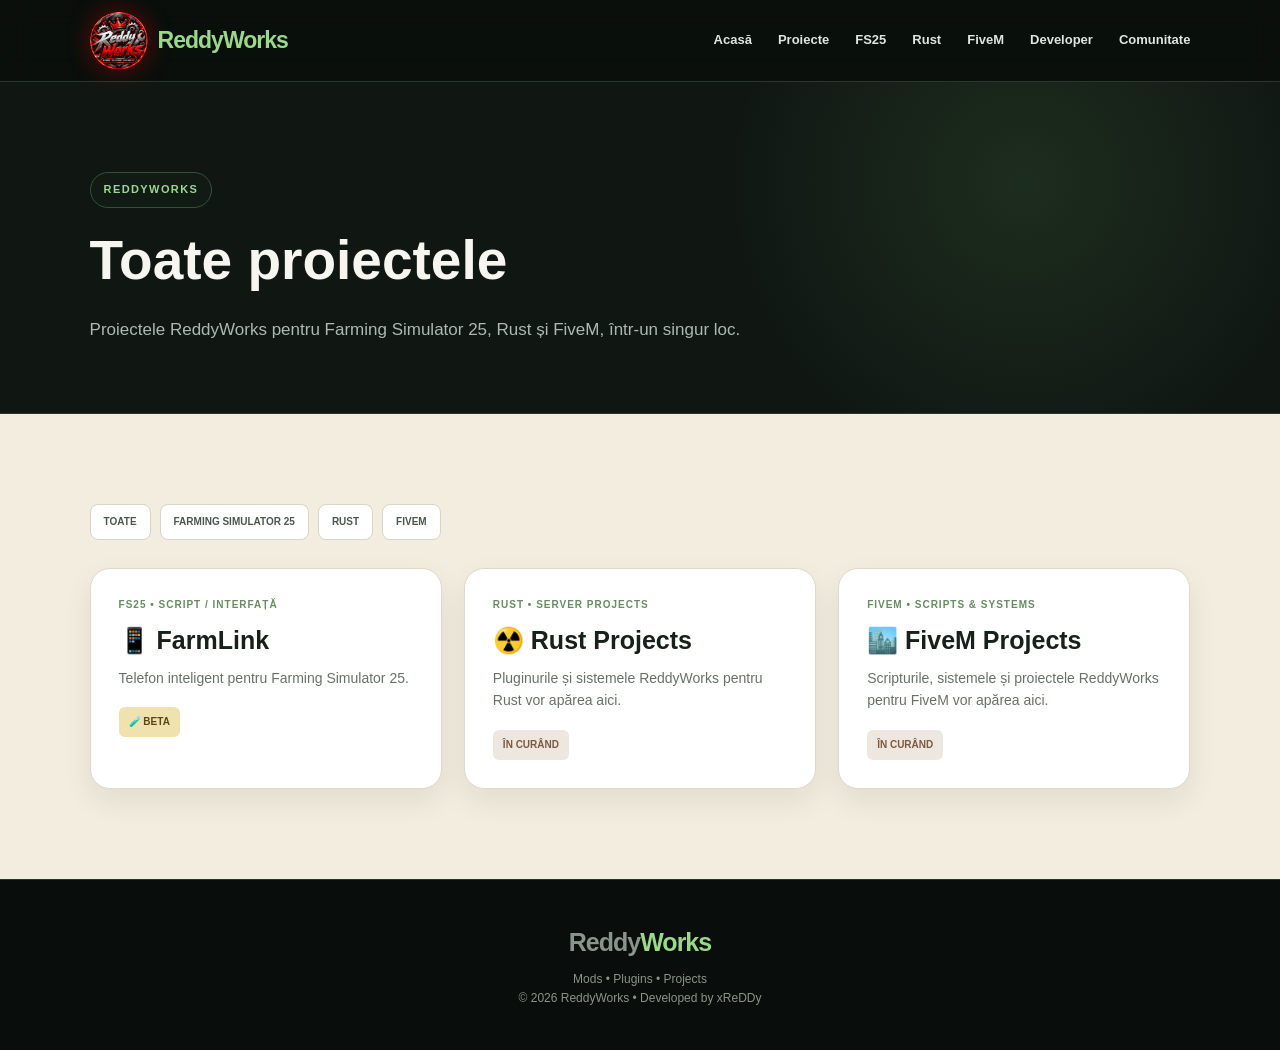
<file: projects.html>
<!doctype html><html lang="ro"><head><meta charset="utf-8"><meta name="viewport" content="width=device-width,initial-scale=1"><title>Proiecte | ReddyWorks</title><link rel="stylesheet" href="style.css"></head><body><header class="header">
<a class="logo brand-logo-link" href="index.html"><img src="reddyworks-logo.png" alt="ReddyWorks"><span class="brand-word">Reddy<span>Works</span></span></a>
<nav class="menu">
<a href="index.html">Acasă</a><a href="projects.html">Proiecte</a><a href="fs25.html">FS25</a><a href="rust.html">Rust</a><a href="fivem.html">FiveM</a><a href="developer.html">Developer</a><a href="index.html#comunitate">Comunitate</a>
</nav></header><main>
<section class="page-hero"><div class="eyebrow">REDDYWORKS</div><h1>Toate proiectele</h1><p>Proiectele ReddyWorks pentru Farming Simulator 25, Rust și FiveM, într-un singur loc.</p></section>
<section class="section light"><div class="filterbar"><span class="pill">TOATE</span><span class="pill">FARMING SIMULATOR 25</span><span class="pill">RUST</span><span class="pill">FIVEM</span></div><div class="project-grid">
<a class="project-card" href="farmlink.html"><div class="tag">FS25 • SCRIPT / INTERFAȚĂ</div><h3>📱 FarmLink</h3><p>Telefon inteligent pentru Farming Simulator 25.</p><span class="status">🧪 BETA</span></a>
<div class="project-card"><div class="tag">RUST • SERVER PROJECTS</div><h3>☢️ Rust Projects</h3><p>Pluginurile și sistemele ReddyWorks pentru Rust vor apărea aici.</p><span class="status soon">ÎN CURÂND</span></div>
<div class="project-card"><div class="tag">FIVEM • SCRIPTS & SYSTEMS</div><h3>🏙️ FiveM Projects</h3><p>Scripturile, sistemele și proiectele ReddyWorks pentru FiveM vor apărea aici.</p><span class="status soon">ÎN CURÂND</span></div>
</div></section></main><footer><a class="logo" href="index.html">Reddy<span>Works</span></a>
<p>Mods • Plugins • Projects</p><p>© 2026 ReddyWorks • Developed by xReDDy</p></footer></body></html>
</file>
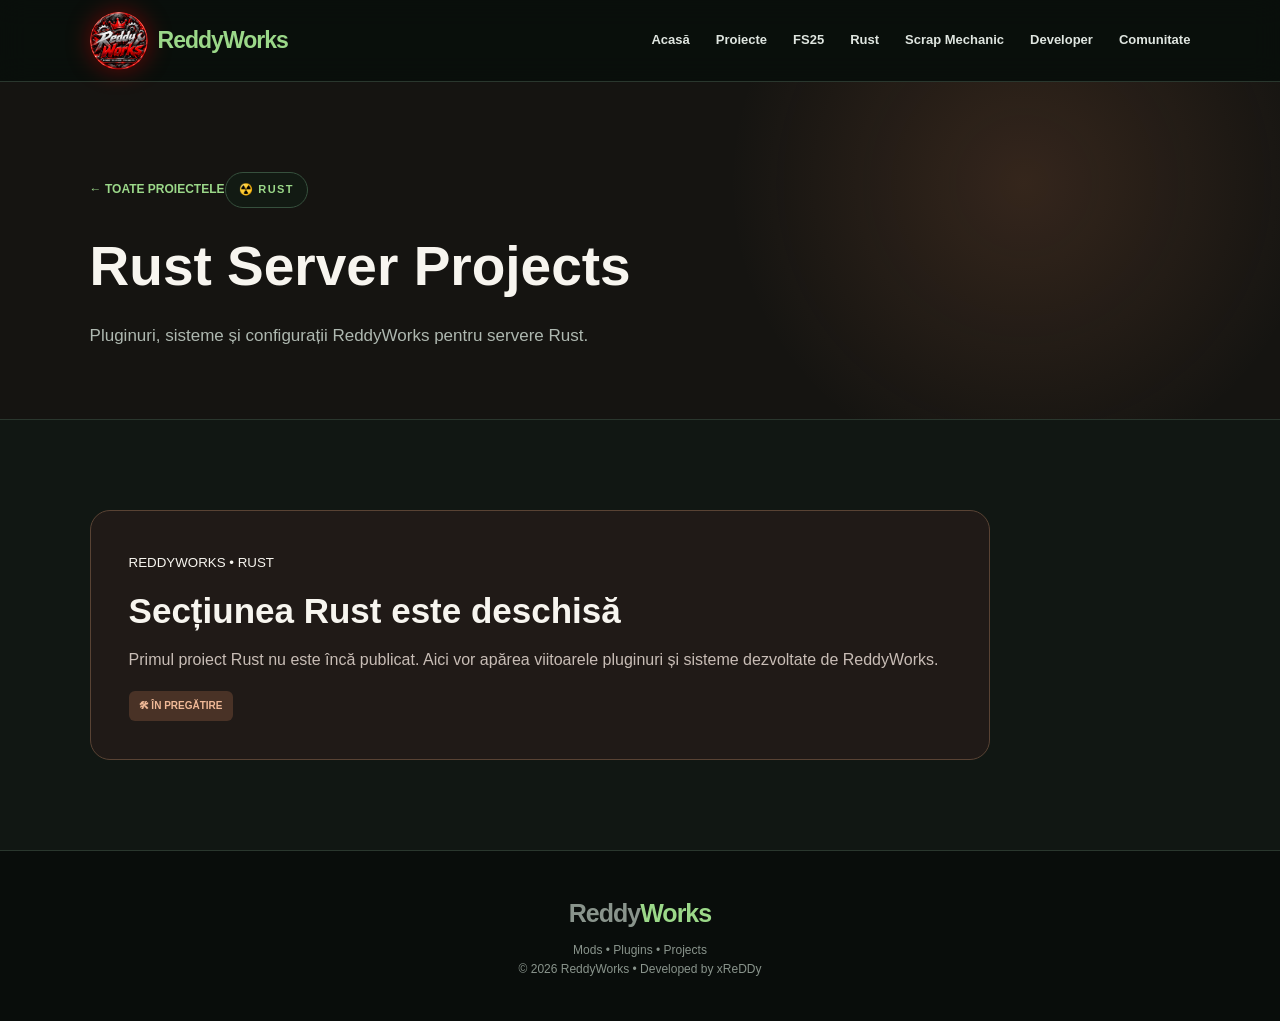
<file: rust.html>
<!doctype html><html lang="ro"><head><meta charset="utf-8"><meta name="viewport" content="width=device-width,initial-scale=1"><title>Rust | ReddyWorks</title><link rel="stylesheet" href="style.css"></head><body><header class="header">
<a class="logo brand-logo-link" href="index.html"><img src="reddyworks-logo.png" alt="ReddyWorks"><span class="brand-word">Reddy<span>Works</span></span></a>
<nav class="menu">
<a href="index.html">Acasă</a><a href="projects.html">Proiecte</a><a href="fs25.html">FS25</a><a href="rust.html">Rust</a><a href="scrapmechanic.html">Scrap Mechanic</a><a href="developer.html">Developer</a><a href="index.html#comunitate">Comunitate</a>
</nav></header><main>
<section class="page-hero rust-hero"><a class="back" href="projects.html">← TOATE PROIECTELE</a><div class="eyebrow">☢️ RUST</div><h1>Rust Server Projects</h1><p>Pluginuri, sisteme și configurații ReddyWorks pentru servere Rust.</p></section>
<section class="section soft"><div class="rust-box"><small>REDDYWORKS • RUST</small><h2>Secțiunea Rust este deschisă</h2><p>Primul proiect Rust nu este încă publicat. Aici vor apărea viitoarele pluginuri și sisteme dezvoltate de ReddyWorks.</p><span class="status">🛠 ÎN PREGĂTIRE</span></div></section>
</main><footer><a class="logo" href="index.html">Reddy<span>Works</span></a>
<p>Mods • Plugins • Projects</p><p>© 2026 ReddyWorks • Developed by xReDDy</p></footer></body></html>
</file>
<file: style.css>
:root{
  --bg:#0c100e;--panel:#121814;--panel2:#18211b;--cream:#f3eddf;--cream2:#e5dcc9;
  --text:#f7f5ef;--muted:#aeb8b0;--green:#9bd889;--green2:#68a95b;--line:#2a372e;
  --rust:#d98255;--yellow:#e2bf58;
}
*{box-sizing:border-box;margin:0;padding:0}
html{scroll-behavior:smooth}
body{font-family:Arial,Helvetica,sans-serif;background:var(--bg);color:var(--text);line-height:1.6}
a{color:inherit}
.header{height:76px;padding:0 7%;display:flex;align-items:center;justify-content:space-between;position:sticky;top:0;z-index:100;background:rgba(10,15,12,.94);backdrop-filter:blur(14px);border-bottom:1px solid var(--line)}
.logo{text-decoration:none;font-size:25px;font-weight:900;letter-spacing:-1px}.logo span{color:var(--green)}
.menu{display:flex;gap:26px;align-items:center}.menu a{text-decoration:none;font-size:13px;font-weight:800;color:#dfe6e0}.menu a:hover,.menu a.active{color:var(--green)}
.hero{min-height:650px;padding:90px 7%;display:flex;align-items:center;position:relative;overflow:hidden;background:radial-gradient(circle at 80% 30%,rgba(104,169,91,.18),transparent 30%),radial-gradient(circle at 75% 85%,rgba(217,130,85,.10),transparent 28%),linear-gradient(135deg,#0b100d,#101a13 55%,#171b18)}
.hero:after{content:"RW";position:absolute;right:3%;top:45%;transform:translateY(-50%);font-size:330px;font-weight:900;color:rgba(255,255,255,.025);letter-spacing:-35px;pointer-events:none}
.hero-content{max-width:850px;position:relative;z-index:2}
.eyebrow{display:inline-flex;gap:8px;align-items:center;padding:8px 13px;border:1px solid #36503d;border-radius:99px;color:var(--green);font-size:11px;font-weight:900;letter-spacing:1.4px;background:rgba(18,30,21,.65)}
.hero h1{font-size:72px;line-height:1.02;margin:22px 0 20px;letter-spacing:-3px}.hero h1 span{color:var(--green)}
.hero p{max-width:680px;color:#c6d0c8;font-size:18px}
.actions{display:flex;flex-wrap:wrap;gap:12px;margin-top:30px}
.btn{display:inline-block;padding:14px 22px;border-radius:9px;text-decoration:none;font-size:12px;font-weight:900;transition:.2s}
.btn-primary{background:var(--green2);color:white}.btn-primary:hover{background:#79bd6b;transform:translateY(-2px)}
.btn-secondary{border:1px solid #4a5b4e;background:#141b16}.btn-secondary:hover{border-color:var(--green)}
.section{padding:90px 7%}.section.light{background:var(--cream);color:#162019}.section.soft{background:#111713}.section-head{max-width:780px;margin-bottom:38px}
.section-head small{color:var(--green2);font-weight:900;letter-spacing:1.5px}.section-head h2{font-size:43px;line-height:1.15;margin:7px 0 10px;letter-spacing:-1.5px}.section-head p{color:#6c756e}.soft .section-head p,.dark-muted{color:var(--muted)}
.game-grid,.project-grid,.community-grid{display:grid;grid-template-columns:repeat(2,minmax(0,1fr));gap:22px}
.game-card,.project-card,.community-card{border-radius:20px;text-decoration:none;transition:.25s}
.game-card{min-height:310px;padding:34px;display:flex;flex-direction:column;justify-content:space-between;border:1px solid var(--line);background:var(--panel)}
.game-card:hover,.project-card:hover,.community-card:hover{transform:translateY(-5px)}
.game-card.fs:hover{border-color:#567d5d}.game-card.rust:hover{border-color:#85563e}
.game-icon{font-size:42px}.game-card small{font-size:10px;font-weight:900;letter-spacing:1.3px;color:var(--muted)}
.game-card h3{font-size:31px;margin:7px 0}.game-card p{color:var(--muted);max-width:470px}.game-card .go{margin-top:22px;font-size:11px;font-weight:900;color:var(--green)}.game-card.rust .go{color:var(--rust)}
.project-grid{grid-template-columns:repeat(3,minmax(0,1fr))}
.project-card{padding:28px;background:white;color:#172019;border:1px solid #ded9cd;box-shadow:0 12px 30px rgba(15,25,18,.08)}
.project-card .tag{font-size:10px;font-weight:900;color:#668c60;letter-spacing:1px}.project-card h3{font-size:25px;margin:7px 0}.project-card p{font-size:14px;color:#687169}.status{display:inline-block;margin-top:18px;padding:7px 10px;border-radius:6px;background:#efe2ae;color:#5b4810;font-size:10px;font-weight:900}
.status.soon{background:#eee7df;color:#7d593f}
.stats{display:grid;grid-template-columns:repeat(3,1fr);gap:14px;margin-top:35px;max-width:800px}.stat{padding:20px;border:1px solid var(--line);border-radius:14px;background:#111713}.stat strong{display:block;font-size:24px;color:var(--green)}.stat span{font-size:11px;color:var(--muted)}
.page-hero{padding:90px 7% 70px;background:radial-gradient(circle at 80% 30%,rgba(104,169,91,.15),transparent 28%),#101713;border-bottom:1px solid var(--line)}
.page-hero.rust-hero{background:radial-gradient(circle at 80% 30%,rgba(217,130,85,.16),transparent 28%),#151411}
.page-hero h1{font-size:55px;margin:8px 0 12px}.page-hero p{max-width:720px;color:var(--muted);font-size:17px}
.back{display:inline-block;margin-bottom:15px;color:var(--green);text-decoration:none;font-size:12px;font-weight:900}
.filterbar{display:flex;gap:9px;flex-wrap:wrap;margin-bottom:28px}.pill{padding:9px 13px;border:1px solid #d9d4c9;border-radius:8px;background:white;color:#4c564f;font-size:10px;font-weight:900}
.feature{max-width:900px;padding:38px;border-radius:20px;background:#17241b;border:1px solid #38513f}.feature h2{font-size:36px;margin:6px 0 12px}.feature p{color:#c0cbc2}.feature .meta{display:flex;gap:10px;flex-wrap:wrap;margin-top:22px}.feature .meta span{padding:8px 10px;border:1px solid #405848;border-radius:7px;font-size:10px;font-weight:900;color:#b9c9bc}
.rust-box{max-width:900px;padding:38px;border-radius:20px;background:#201a17;border:1px solid #594334}.rust-box h2{font-size:35px;margin:8px 0}.rust-box p{color:#c8bdb6}.rust-box .status{background:#493226;color:#f0b997}
.dev-card{max-width:950px;display:flex;gap:32px;align-items:center;padding:38px;border:1px solid var(--line);border-radius:20px;background:var(--panel)}
.avatar{width:110px;height:110px;display:flex;align-items:center;justify-content:center;border-radius:50%;background:#203125;border:3px solid var(--green);font-size:35px;font-weight:900;color:var(--green)}
.dev-card h2{font-size:35px}.dev-card p{color:var(--muted)}
.community-grid{grid-template-columns:repeat(3,minmax(0,1fr))}
.community-card{padding:26px;background:#171e19;border:1px solid var(--line)}.community-card .ico{font-size:28px}.community-card h3{margin:8px 0 5px}.community-card p{font-size:13px;color:var(--muted)}
footer{padding:42px 7%;border-top:1px solid var(--line);text-align:center;color:#89948c;background:#090d0b}footer .logo{display:inline-block;margin-bottom:8px}footer p{font-size:12px}
@media(max-width:850px){.menu{gap:13px}.hero h1{font-size:55px}.project-grid,.community-grid{grid-template-columns:1fr 1fr}}
@media(max-width:650px){.header{height:auto;padding:15px 5%;flex-direction:column;gap:12px}.menu{flex-wrap:wrap;justify-content:center}.menu a{font-size:10px}.hero{min-height:570px;padding:70px 6%}.hero h1{font-size:43px;letter-spacing:-2px}.hero p{font-size:16px}.hero:after{font-size:180px}.section{padding:65px 6%}.section-head h2{font-size:33px}.game-grid,.project-grid,.community-grid,.stats{grid-template-columns:1fr}.page-hero{padding:65px 6% 55px}.page-hero h1{font-size:41px}.dev-card{flex-direction:column;align-items:flex-start}.feature,.rust-box{padding:27px 22px}}

/* FIVEM */
.game-card.fivem:hover{border-color:#f28a32}
.game-card.fivem .go{color:#f28a32}
.fivem-hero{background:radial-gradient(circle at 80% 30%,rgba(242,138,50,.16),transparent 28%),#121318}
.fivem-box{max-width:900px;padding:38px;border-radius:20px;background:#211d15;border:1px solid #5c4c32}
.fivem-box h2{font-size:35px;margin:8px 0}
.fivem-box p{color:#ccc4b5}
.fivem-box .status{background:#514025;color:#f1ce8e}
@media(min-width:851px){.game-grid{grid-template-columns:repeat(3,minmax(0,1fr))}}
@media(max-width:650px){.fivem-box{padding:27px 22px}}

/* REDDYWORKS V3 BRANDING */
.header{min-height:82px}
.brand-logo-link{display:flex;align-items:center;gap:10px}
.brand-logo-link>img{width:54px;height:54px;border-radius:50%;object-fit:cover;box-shadow:0 0 20px rgba(255,35,35,.28)}
.brand-word{font-size:23px}
.hero{
  min-height:720px;
  background:
    linear-gradient(90deg,rgba(6,8,7,.96) 0%,rgba(6,8,7,.82) 38%,rgba(6,8,7,.28) 70%,rgba(6,8,7,.48) 100%),
    url("reddyworks-banner.png") center/cover no-repeat;
}
.hero:after{display:none}
.hero-content{max-width:780px}
.hero-brand-logo{width:130px;height:130px;object-fit:cover;border-radius:50%;box-shadow:0 0 35px rgba(255,30,30,.42);margin-bottom:18px}
.about-section{background:#0d120f}
.about-wrap{display:grid;grid-template-columns:220px minmax(0,720px);gap:45px;align-items:center;max-width:1050px;margin:auto}
.about-logo{width:210px;height:210px;object-fit:cover;border-radius:50%;box-shadow:0 0 45px rgba(255,35,35,.22)}
.about-head{margin-bottom:22px}
.about-head p{color:#b5c0b7}
.about-extra{margin-top:13px}
@media(max-width:850px){
  .brand-word{display:none}
  .about-wrap{grid-template-columns:160px 1fr}
  .about-logo{width:150px;height:150px}
}
@media(max-width:650px){
  .brand-logo-link>img{width:48px;height:48px}
  .hero{min-height:680px;background-position:center}
  .hero-brand-logo{width:105px;height:105px}
  .about-wrap{grid-template-columns:1fr;text-align:center}
  .about-logo{margin:auto}
  .about-head{text-align:left}
}


/* ===== REDDYWORKS V4 FINAL ===== */
.brand-logo-link > img{
  width:58px!important;height:58px!important;object-fit:cover!important;
  border-radius:50%!important;display:block!important;
  box-shadow:0 0 24px rgba(255,0,0,.38)!important;
}
.hero{
  min-height:760px!important;
  background:
    linear-gradient(90deg,rgba(4,6,5,.88) 0%,rgba(4,6,5,.64) 34%,rgba(4,6,5,.18) 68%,rgba(4,6,5,.28) 100%),
    url("reddyworks-banner.png") center center/cover no-repeat!important;
}
.hero-brand-logo{
  width:145px!important;height:145px!important;object-fit:cover!important;
  border-radius:50%!important;display:block!important;
  box-shadow:0 0 38px rgba(255,0,0,.42)!important;
}
.about-logo{
  object-fit:cover!important;display:block!important;
  border-radius:50%!important;
}
.developer-hero{padding:95px 0 75px;background:linear-gradient(135deg,#0d120f,#121d15)}
.developer-hero h1{font-size:clamp(42px,6vw,78px);margin:18px 0 18px}
.developer-hero h1 span{color:#8ed276}
.developer-hero p{max-width:820px;font-size:18px;line-height:1.7;color:#c8d0ca}
.dev-profile{display:grid;grid-template-columns:270px minmax(0,760px);gap:55px;align-items:center}
.dev-big-logo{width:260px;height:260px;border-radius:50%;object-fit:cover;box-shadow:0 0 50px rgba(255,0,0,.25)}
.dev-profile h2,.rw-goal h2,.project-highlight h2{font-size:42px;margin:8px 0 16px}
.dev-profile p,.rw-goal p,.project-highlight p{color:#bac4bc;line-height:1.75;font-size:17px}
.section-label{font-weight:900;letter-spacing:2px;color:#8ed276}
.dev-game-grid{display:grid;grid-template-columns:repeat(3,1fr);gap:18px;margin-top:30px}
.dev-game-card{display:block;padding:28px;border:1px solid #29362d;border-radius:18px;background:#101712;text-decoration:none;color:#fff;transition:.2s ease}
.dev-game-card:hover{transform:translateY(-5px);border-color:#76b863}
.dev-game-card h3{font-size:24px;margin:12px 0}
.dev-game-card p{min-height:88px;color:#aeb9b0;line-height:1.6}
.dev-game-card strong{font-size:13px;color:#8ed276}
.dev-icon{font-size:36px}
.rust-card:hover{border-color:#d85c32}
.fivem-card:hover{border-color:#f28a32}
.project-highlight{display:flex;align-items:center;justify-content:space-between;gap:40px;padding:40px;border:1px solid #29362d;border-radius:20px;background:#101712}
.status-pill{display:inline-block;margin-top:16px;padding:9px 14px;border:1px solid #50714f;border-radius:999px;color:#8ed276;font-weight:900;font-size:12px;letter-spacing:1px}
.rw-goal{max-width:900px}
@media(max-width:850px){
  .dev-profile{grid-template-columns:1fr;text-align:center}
  .dev-big-logo{margin:auto;width:200px;height:200px}
  .dev-game-grid{grid-template-columns:1fr}
  .project-highlight{display:block}
  .project-highlight .btn{margin-top:22px}
}

/* V4 FIX - developer hero layout */
.developer-hero .container{
  display:grid;
  grid-template-columns:minmax(0,1.15fr) minmax(360px,.85fr);
  gap:55px;
  align-items:center;
}
.developer-hero .eyebrow,
.developer-hero h1{
  grid-column:1;
}
.developer-hero p{
  grid-column:2;
  grid-row:1 / span 2;
  margin:0;
  padding:28px 30px;
  border:1px solid #314137;
  border-radius:18px;
  background:linear-gradient(145deg,rgba(18,27,21,.96),rgba(11,16,13,.96));
  box-shadow:0 18px 45px rgba(0,0,0,.22);
  position:relative;
}
.developer-hero p:before{
  content:"DESPRE REDDYWORKS";
  display:block;
  margin-bottom:12px;
  color:#8ed276;
  font-size:12px;
  font-weight:900;
  letter-spacing:1.8px;
}
@media(max-width:900px){
  .developer-hero .container{grid-template-columns:1fr;gap:22px}
  .developer-hero .eyebrow,
  .developer-hero h1,
  .developer-hero p{grid-column:1;grid-row:auto}
}
</file>
